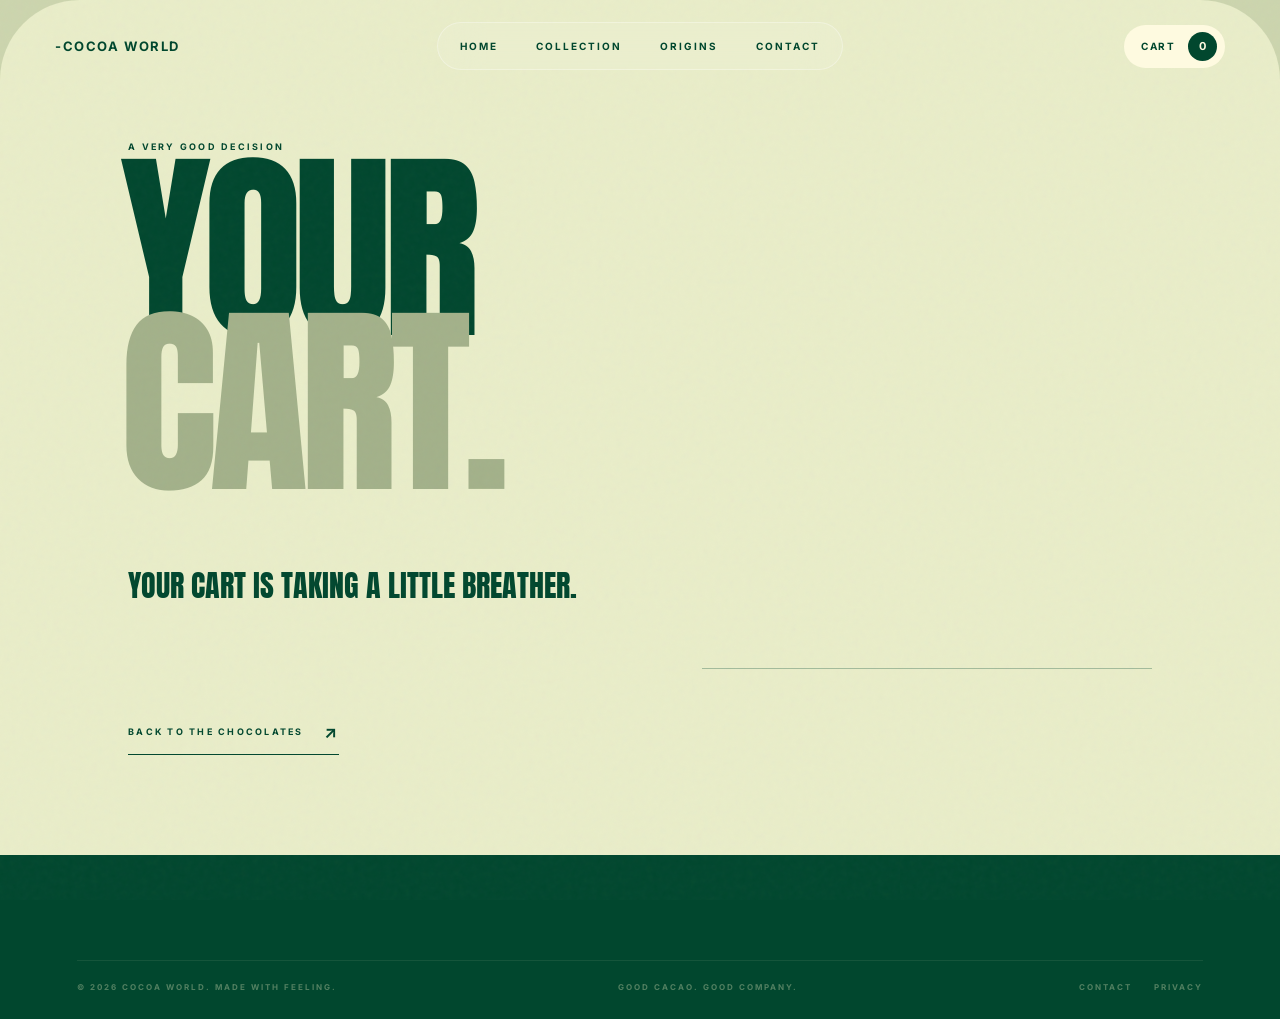
<file: cart.html>
<!doctype html>
<html lang="en">
<head><meta charset="utf-8"><meta name="viewport" content="width=device-width, initial-scale=1"><meta name="theme-color" content="#e9edc9"><title>Your Cart — Cocoa World</title><link rel="preconnect" href="https://fonts.googleapis.com"><link rel="preconnect" href="https://fonts.gstatic.com" crossorigin><link href="https://fonts.googleapis.com/css2?family=Anton&family=Inter:wght@400;700&display=swap" rel="stylesheet"><link rel="stylesheet" href="style.css"><script src="script.js" defer></script></head>
<body>
  <header class="site-header"><a class="wordmark" href="index.html">-COCOA WORLD</a><nav class="main-nav" aria-label="Main navigation"><a href="index.html">Home</a><a href="collection.html">Collection</a><a href="origins.html">Origins</a><a href="contact.html">Contact</a></nav><a class="cart-button" href="cart.html" aria-current="page" aria-label="Shopping cart, 0 items"><span>Cart</span><span class="cart-count" aria-live="polite">0</span></a></header>
  <main><section class="cart-page section-round"><p class="eyebrow">A VERY GOOD DECISION</p><h1>YOUR<br><i>CART.</i></h1><div id="cart-items"></div><div class="cart-summary" id="cart-summary"></div><a class="text-link" href="collection.html">BACK TO THE CHOCOLATES <span>↗</span></a></section></main>
  <footer class="site-footer"><div class="footer-bottom"><span>© 2026 COCOA WORLD. MADE WITH FEELING.</span><span>GOOD CACAO. GOOD COMPANY.</span><div><a href="contact.html">CONTACT</a><a href="contact.html">PRIVACY</a></div></div></footer>
</body></html>
</file>
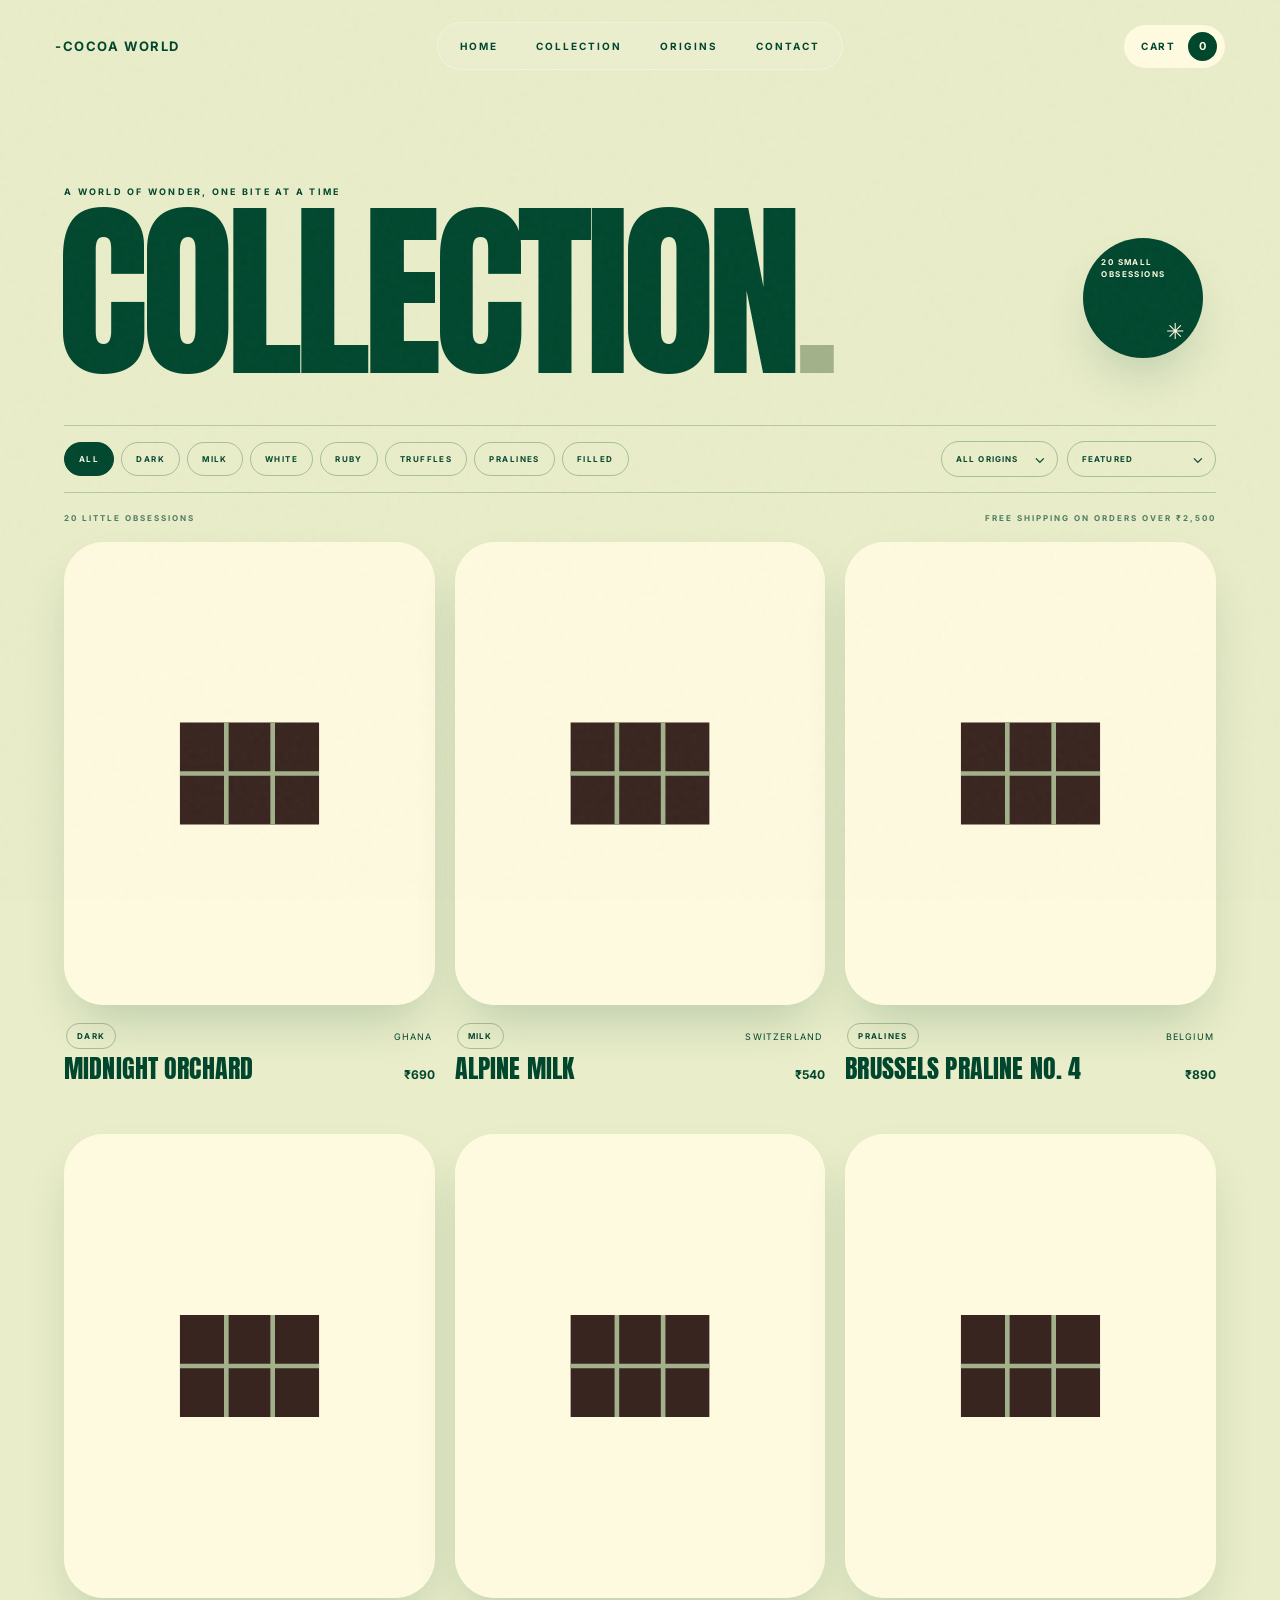
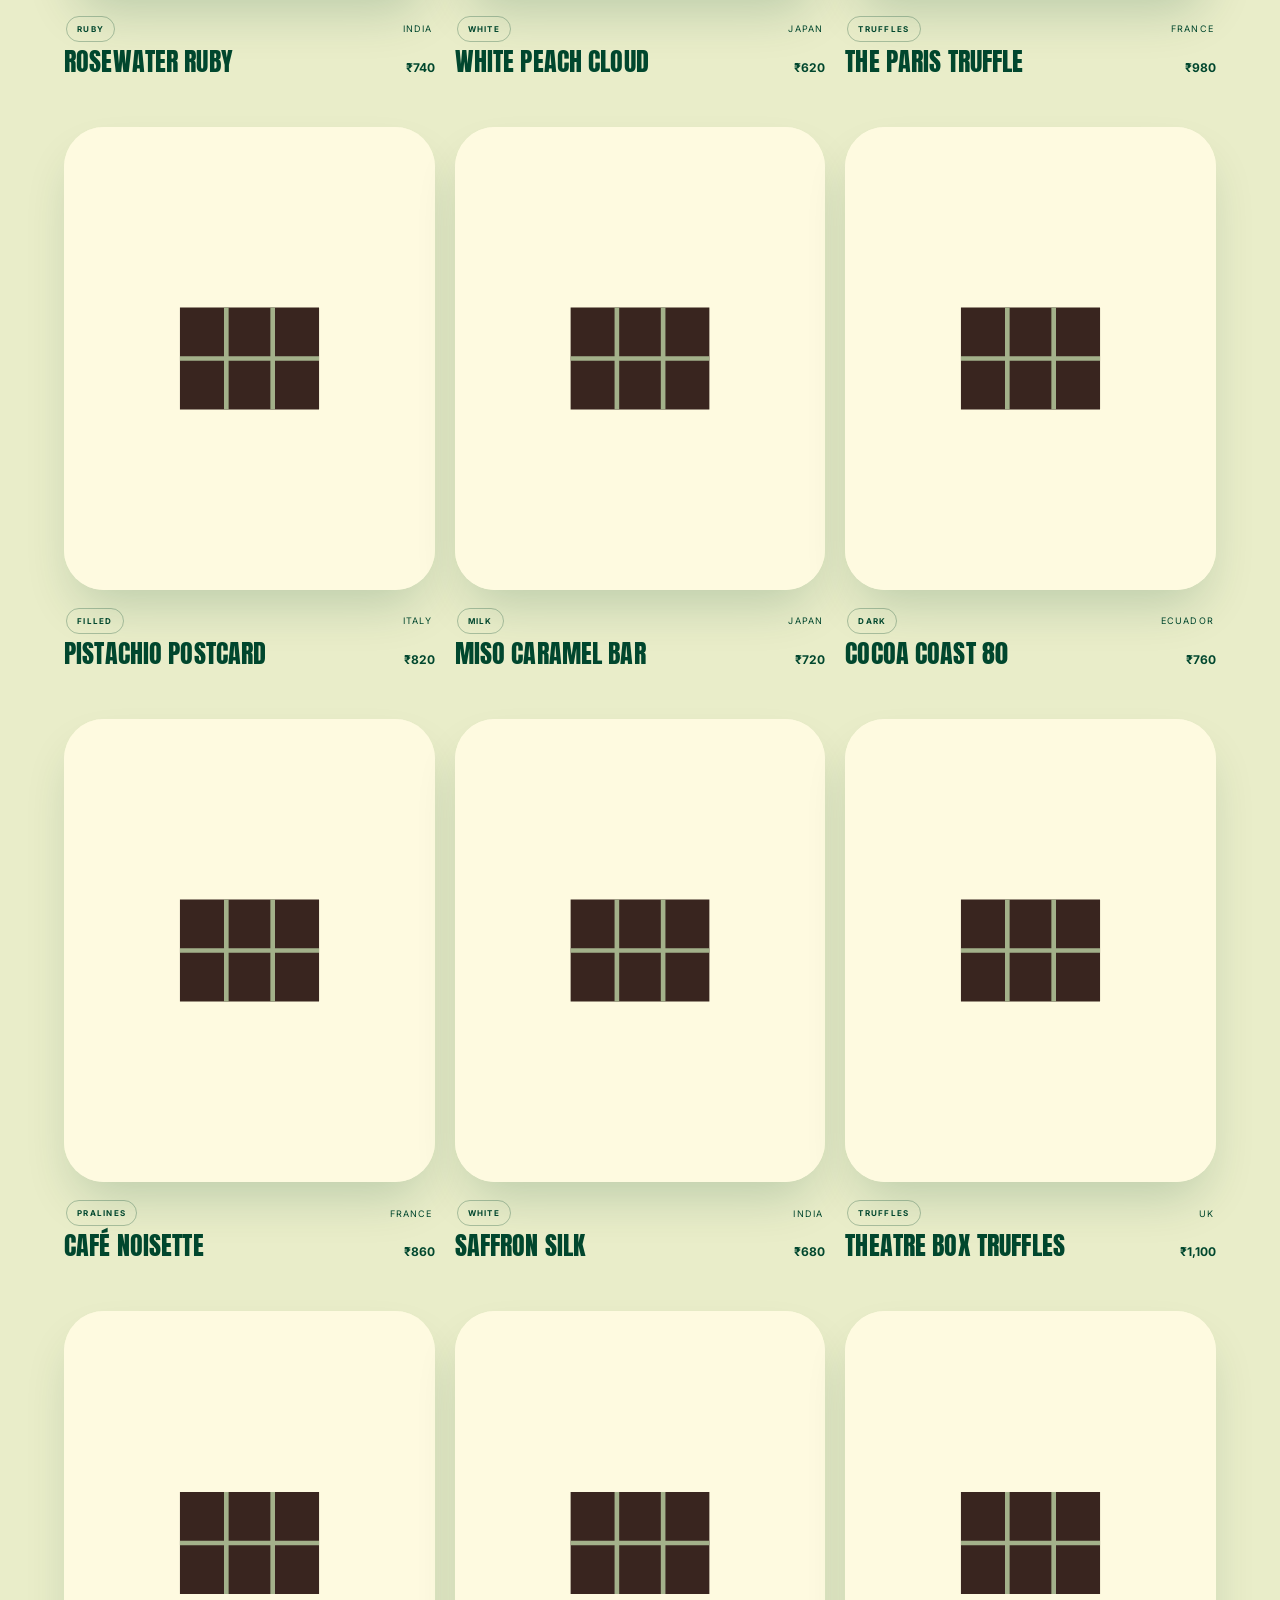
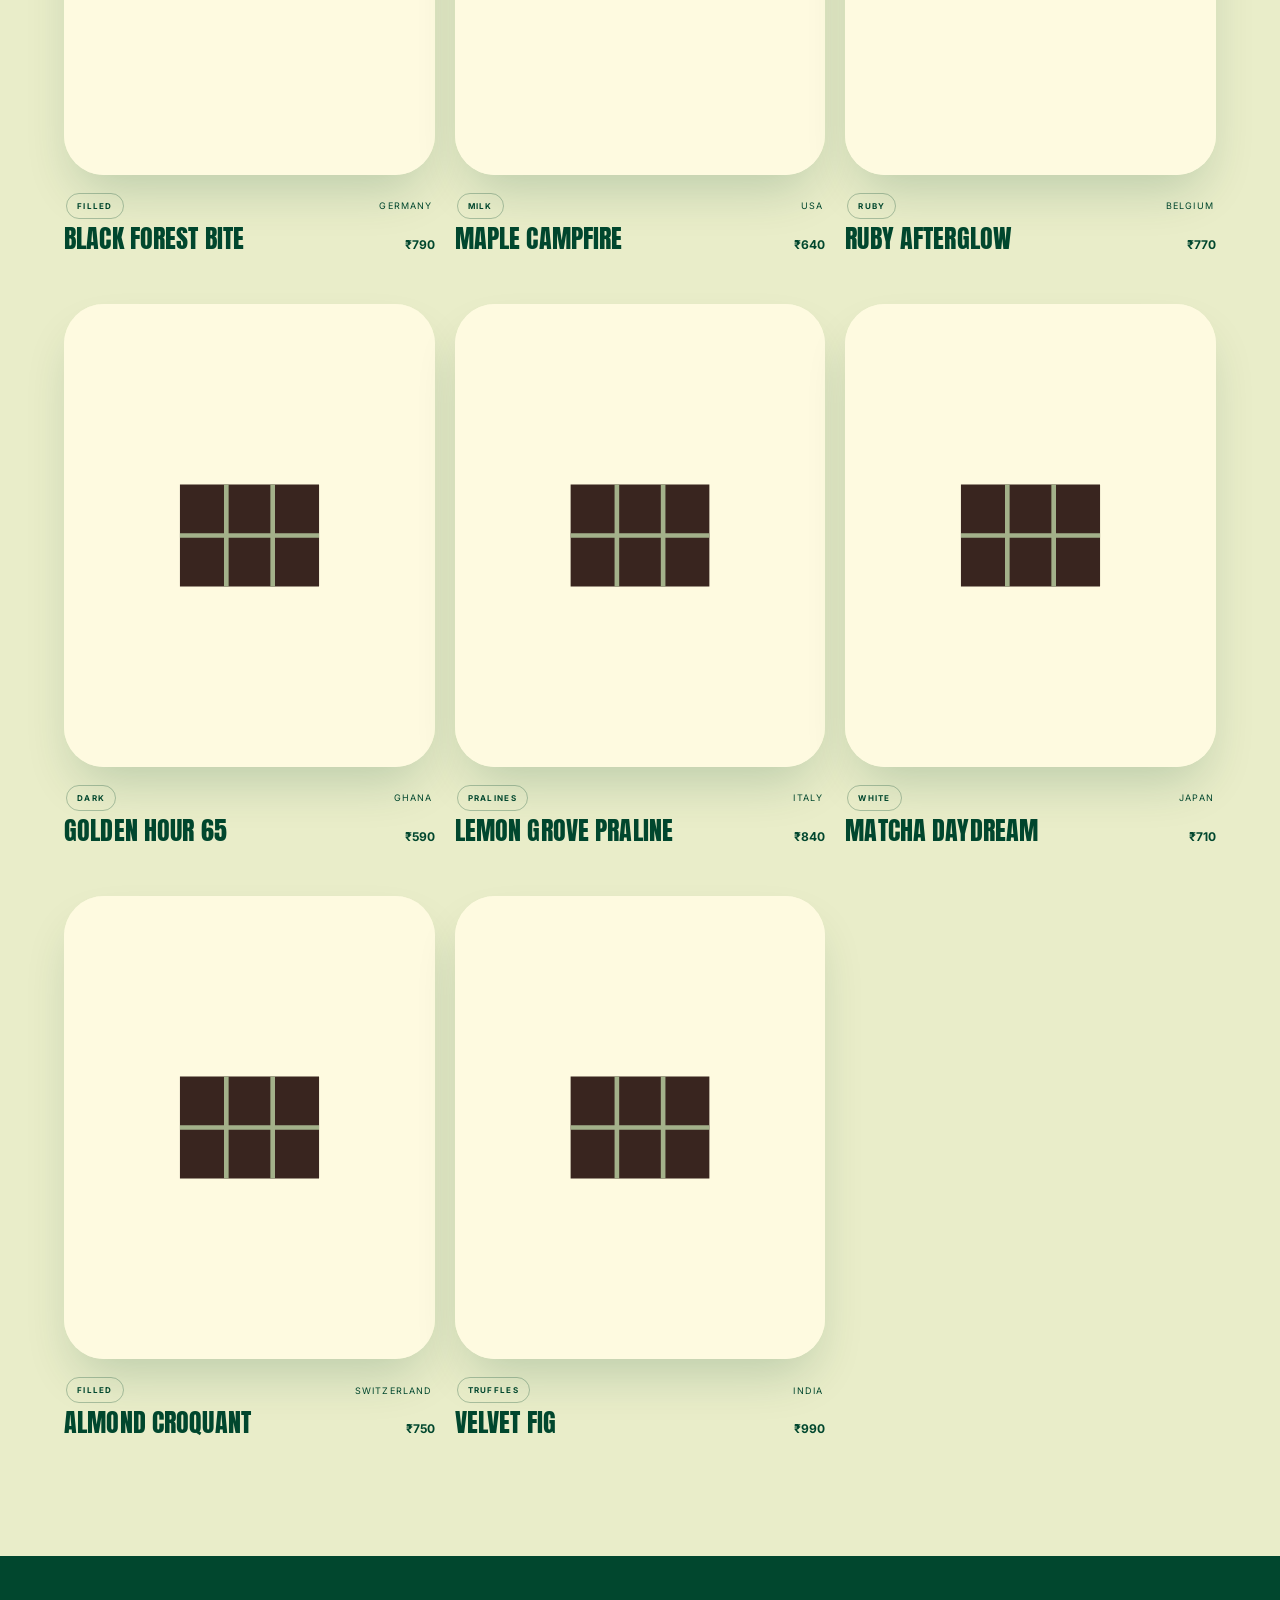
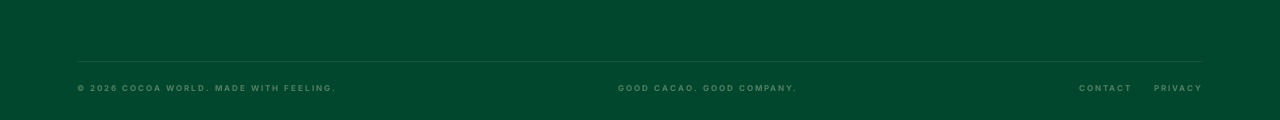
<file: collection.html>
<!doctype html>
<html lang="en">
<head><meta charset="utf-8"><meta name="viewport" content="width=device-width, initial-scale=1"><meta name="theme-color" content="#e9edc9"><title>The Collection — Cocoa World</title><link rel="preconnect" href="https://fonts.googleapis.com"><link rel="preconnect" href="https://fonts.gstatic.com" crossorigin><link href="https://fonts.googleapis.com/css2?family=Anton&family=Inter:wght@400;700&display=swap" rel="stylesheet"><link rel="stylesheet" href="style.css"><script src="script.js" defer></script></head>
<body>
  <header class="site-header"><a class="wordmark" href="index.html">-COCOA WORLD</a><nav class="main-nav" aria-label="Main navigation"><a href="index.html">Home</a><a href="collection.html" aria-current="page">Collection</a><a href="origins.html">Origins</a><a href="contact.html">Contact</a></nav><a class="cart-button" href="cart.html" aria-label="Shopping cart, 0 items"><span>Cart</span><span class="cart-count" aria-live="polite">0</span></a></header>
  <main class="collection-page"><section class="collection section-round" aria-labelledby="collection-title"><div class="section-heading reveal"><div><p class="eyebrow">A WORLD OF WONDER, ONE BITE AT A TIME</p><h1 id="collection-title">COLLECTION<span class="heading-period">.</span></h1></div><span class="collection-seal"><span>20 SMALL<br>OBSESSIONS</span><b>✳</b></span></div><div class="filter-area reveal" aria-label="Filter chocolate collection"><div class="category-pills" role="group" aria-label="Filter by category" id="category-filters"></div><div class="select-filters"><label class="select-wrap"><span class="sr-only">Filter by country</span><select id="country-filter" aria-label="Filter by country"><option value="all">All origins</option></select></label><label class="select-wrap"><span class="sr-only">Sort by price</span><select id="price-sort" aria-label="Sort by price"><option value="featured">Featured</option><option value="low">Price: low to high</option><option value="high">Price: high to low</option></select></label></div></div><div class="results-line"><span id="result-count">20 little obsessions</span><span>FREE SHIPPING ON ORDERS OVER ₹2,500</span></div><div class="product-grid" id="products" aria-live="polite"></div><p class="empty-state" id="empty-state" hidden>No chocolates found. Try another filter, sweet thing.</p></section></main>
  <footer class="site-footer"><div class="footer-bottom"><span>© 2026 COCOA WORLD. MADE WITH FEELING.</span><span>GOOD CACAO. GOOD COMPANY.</span><div><a href="contact.html">CONTACT</a><a href="contact.html">PRIVACY</a></div></div></footer>
</body></html>
</file>
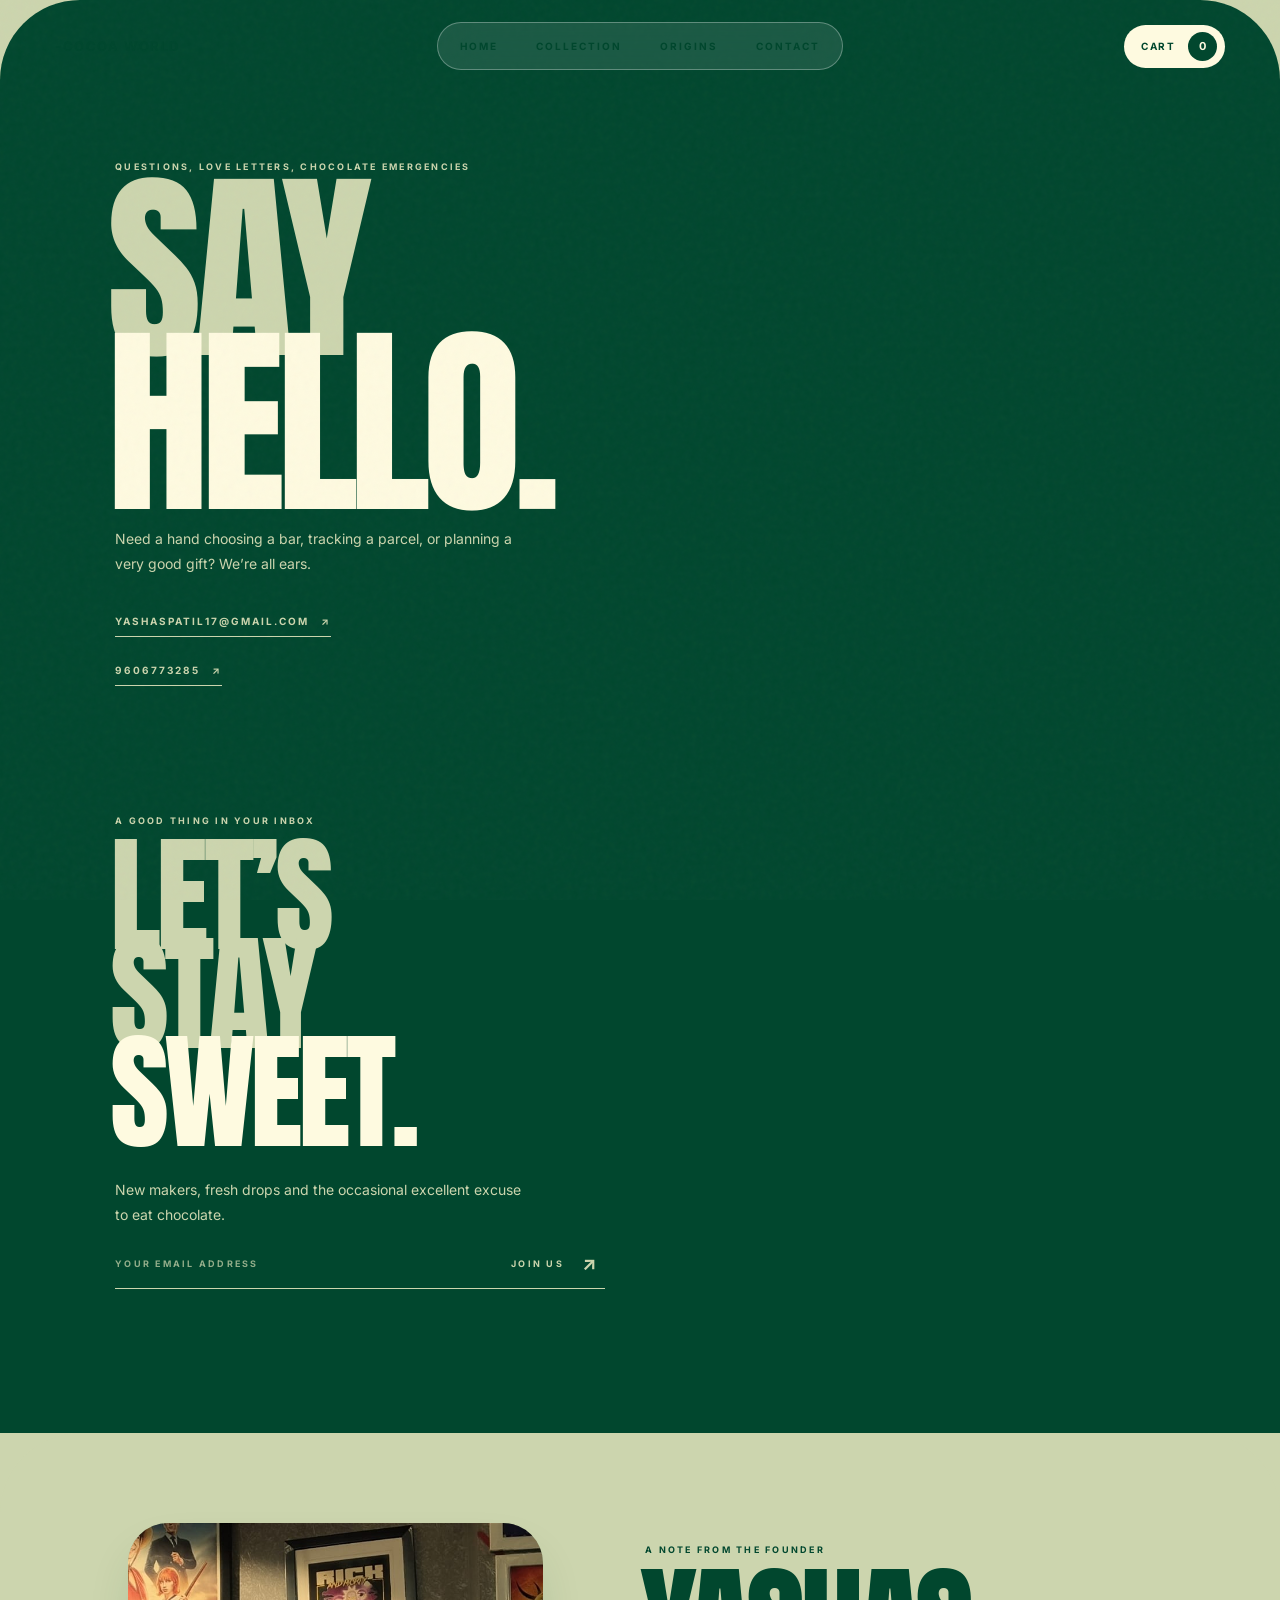
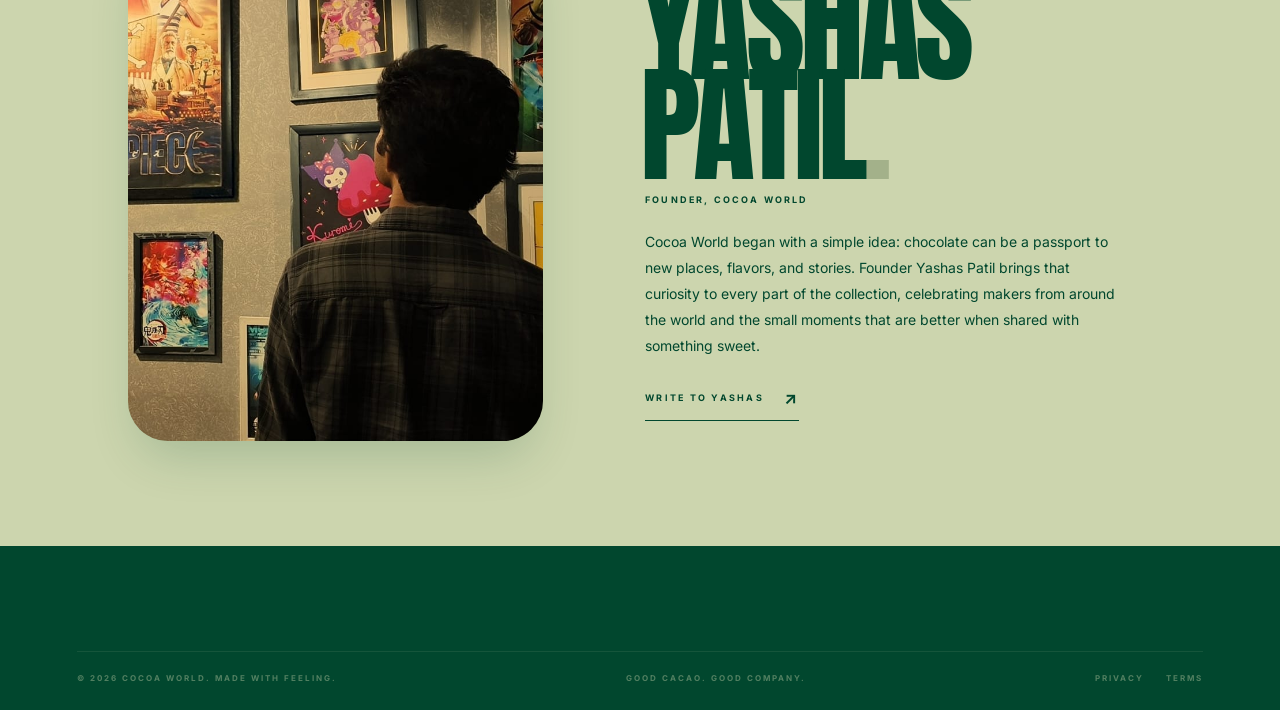
<file: contact.html>
<!doctype html>
<html lang="en">
<head><meta charset="utf-8"><meta name="viewport" content="width=device-width, initial-scale=1"><meta name="theme-color" content="#01472e"><title>Say Hello — Cocoa World</title><link rel="preconnect" href="https://fonts.googleapis.com"><link rel="preconnect" href="https://fonts.gstatic.com" crossorigin><link href="https://fonts.googleapis.com/css2?family=Anton&family=Inter:wght@400;700&display=swap" rel="stylesheet"><link rel="stylesheet" href="style.css"><script src="script.js" defer></script></head>
<body>
  <header class="site-header"><a class="wordmark" href="index.html">-COCOA WORLD</a><nav class="main-nav" aria-label="Main navigation"><a href="index.html">Home</a><a href="collection.html">Collection</a><a href="origins.html">Origins</a><a href="contact.html" aria-current="page">Contact</a></nav><a class="cart-button" href="cart.html" aria-label="Shopping cart, 0 items"><span>Cart</span><span class="cart-count" aria-live="polite">0</span></a></header>
  <main>
    <section class="contact-page section-round">
      <div class="contact-copy"><p class="eyebrow">QUESTIONS, LOVE LETTERS, CHOCOLATE EMERGENCIES</p><h1>SAY<br><i>HELLO.</i></h1><p>Need a hand choosing a bar, tracking a parcel, or planning a very good gift? We’re all ears.</p><div class="contact-details"><a class="contact-email" href="mailto:yashaspatil17@gmail.com">YASHASPATIL17@GMAIL.COM <span>↗</span></a><a class="contact-email" href="tel:9606773285">9606773285 <span>↗</span></a></div></div>
      <div class="newsletter contact-newsletter"><p class="eyebrow">A GOOD THING IN YOUR INBOX</p><h2>LET’S<br>STAY<br><i>SWEET.</i></h2><p>New makers, fresh drops and the occasional excellent excuse to eat chocolate.</p><form id="newsletter-form"><label class="sr-only" for="newsletter-email">Your email address</label><input id="newsletter-email" type="email" placeholder="YOUR EMAIL ADDRESS" required><button type="submit">JOIN US <span>↗</span></button></form><p class="form-message" id="form-message" aria-live="polite"></p></div>
    </section>
    <section class="founder-section section-round" aria-labelledby="founder-title">
      <div class="founder-photo"><img src="founder-yashas-patil.jpg" alt="Yashas Patil looking at a wall of framed art" loading="lazy"></div>
      <div class="founder-bio"><p class="eyebrow">A NOTE FROM THE FOUNDER</p><h2 id="founder-title">YASHAS<br>PATIL<span>.</span></h2><p class="founder-role">FOUNDER, COCOA WORLD</p><p>Cocoa World began with a simple idea: chocolate can be a passport to new places, flavors, and stories. Founder Yashas Patil brings that curiosity to every part of the collection, celebrating makers from around the world and the small moments that are better when shared with something sweet.</p><a class="text-link" href="mailto:yashaspatil17@gmail.com">WRITE TO YASHAS <span>↗</span></a></div>
    </section>
  </main>
  <footer class="site-footer"><div class="footer-bottom"><span>© 2026 COCOA WORLD. MADE WITH FEELING.</span><span>GOOD CACAO. GOOD COMPANY.</span><div><a href="contact.html">PRIVACY</a><a href="contact.html">TERMS</a></div></div></footer>
</body></html>
</file>
<file: style.css>
/* Cocoa World — Forest and Sage */
:root {
  --forest: #01472e;
  --sage: #ccd5ae;
  --olive: #e9edc9;
  --cream: #fefae0;
  --moss: #a3b18a;
  --cocoa: #39251f;
  --font-display: "Anton", Impact, sans-serif;
  --font-body: "Inter", Arial, sans-serif;
  --shadow: 0 25px 50px -12px rgba(1, 71, 46, .2);
}

* { box-sizing: border-box; }
html { scroll-behavior: smooth; scroll-padding-top: 88px; }
body { margin: 0; background: var(--sage); color: var(--forest); font-family: var(--font-body); font-size: 14px; }
body::after {
  content: ""; position: fixed; inset: 0; z-index: 20; pointer-events: none; opacity: .04;
  background-image: url("data:image/svg+xml,%3Csvg viewBox='0 0 180 180' xmlns='http://www.w3.org/2000/svg'%3E%3Cfilter id='n'%3E%3CfeTurbulence type='fractalNoise' baseFrequency='.8' numOctaves='4' stitchTiles='stitch'/%3E%3C/filter%3E%3Crect width='100%25' height='100%25' filter='url(%23n)' opacity='.8'/%3E%3C/svg%3E");
}
a { color: inherit; text-decoration: none; }
button, input, select { font: inherit; }
button, select { color: inherit; }
button { cursor: pointer; }
.sr-only { position: absolute; width: 1px; height: 1px; padding: 0; margin: -1px; overflow: hidden; clip: rect(0,0,0,0); white-space: nowrap; border: 0; }
.site-header { position: fixed; z-index: 30; top: 0; left: 0; width: 100%; display: grid; grid-template-columns: 1fr auto 1fr; align-items: center; padding: 22px 4.3vw; color: var(--forest); }
.wordmark { justify-self: start; font-size: 13px; font-weight: 700; letter-spacing: .12em; }
.main-nav { display: flex; gap: 4px; padding: 5px; border: 1px solid rgba(255,255,255,.3); border-radius: 999px; background: #ffffff1a; backdrop-filter: blur(20px); -webkit-backdrop-filter: blur(20px); }
.main-nav a, .cart-button, .category-pill, .select-wrap select { text-transform: uppercase; font-weight: 700; letter-spacing: .2em; }
.main-nav a { padding: 12px 17px; border-radius: 999px; font-size: 10px; transition: background .2s; }
.main-nav a:hover { background: #ffffff80; }
.cart-button { justify-self: end; display: flex; align-items: center; gap: 12px; border: 0; border-radius: 999px; padding: 7px 8px 7px 17px; background: var(--cream); font-size: 10px; letter-spacing: .18em; }
.cart-count { display: grid; place-items: center; width: 29px; height: 29px; border-radius: 50%; background: var(--forest); color: var(--cream); font-size: 11px; letter-spacing: 0; }
.hero { position: relative; min-height: 100vh; overflow: hidden; padding: 125px 5vw 38px; background: var(--sage); }
.hero-topline, .eyebrow, .origin-tags, .hero-side-note, .hero-note, .results-line, .image-caption, .origin-number, .footer-bottom, .newsletter input, .newsletter button, .text-link { font-size: 9px; font-weight: 700; letter-spacing: .25em; line-height: 1.6; text-transform: uppercase; }
.hero-topline { position: relative; z-index: 2; display: flex; justify-content: space-between; }
.hero-title { position: absolute; z-index: 3; top: 37%; left: 50%; display: flex; width: 100%; justify-content: center; margin: 0; transform: translate(-50%, -50%); color: var(--forest); font: 23vw/.75 var(--font-display); letter-spacing: -.05em; white-space: nowrap; }
.hero-title span { display: inline-block; opacity: 0; transform: translateY(70px) rotate(3deg); animation: letter-in .8s cubic-bezier(.16,1,.3,1) forwards; animation-delay: calc(var(--i) * .05s); }
@keyframes letter-in { to { opacity: 1; transform: translateY(0) rotate(0); } }
.hero-art { position: absolute; inset: 12% 0 13%; pointer-events: none; }
.hero-photo { position: absolute; z-index: 2; width: clamp(130px, 19vw, 270px); aspect-ratio: .82; object-fit: cover; border-radius: 3rem; box-shadow: var(--shadow); animation: float 7s ease-in-out infinite; }
.hero-photo--beans { left: 10%; top: 13%; transform: rotate(-9deg); }
.hero-photo--cacao { right: 12%; bottom: 3%; width: clamp(130px, 16vw, 225px); aspect-ratio: 1; border-radius: 3rem; animation-delay: -3.5s; }
@keyframes float { 0%,100% { translate: 0 0; rotate: 0deg; } 50% { translate: 0 -20px; rotate: 5deg; } }
.orbit-stamp { position: absolute; right: 24%; top: 11%; display: grid; place-items: center; width: 95px; height: 95px; border: 1px solid var(--forest); border-radius: 50%; text-align: center; font-size: 8px; line-height: 1.5; font-weight: 700; letter-spacing: .18em; transform: rotate(12deg); }
.hero-bottom { position: absolute; right: 5vw; bottom: 38px; left: 5vw; display: grid; grid-template-columns: 1.2fr 1fr 1fr auto; gap: 22px; align-items: end; }
.hero-copy { margin: 0; font: clamp(25px, 3vw, 42px)/.95 var(--font-display); letter-spacing: -.02em; text-transform: uppercase; }
.hero-copy em, .origin-copy h2 i, .newsletter h2 i { color: var(--cream); font-style: normal; }
.hero-note { margin: 0 0 2px; font-weight: 400; letter-spacing: .12em; text-transform: none; }
.origin-tags { margin: 0 0 2px; line-height: 1.8; }
.round-link { display: grid; place-items: center; width: 50px; height: 50px; border: 1px solid var(--forest); border-radius: 50%; font-size: 21px; transition: color .25s, background .25s; }
.round-link:hover { color: var(--cream); background: var(--forest); }
.hero-side-note { position: absolute; top: 47%; right: 2vw; writing-mode: vertical-rl; }
.section-round { border-radius: 5rem 5rem 0 0; }
.collection { position: relative; z-index: 1; padding: 105px 5vw 120px; background: var(--olive); }
.section-heading { display: flex; justify-content: space-between; align-items: end; margin-bottom: 58px; }
.eyebrow { margin: 0 0 18px; }
.section-heading h1, .section-heading h2 { margin: 0 0 0 -.035em; color: var(--forest); font: 15vw/.78 var(--font-display); letter-spacing: -.04em; }
.heading-period { color: var(--moss); }
.collection-seal { flex: 0 0 auto; display: flex; flex-direction: column; justify-content: space-between; width: 120px; height: 120px; margin: 0 1vw 9px 20px; padding: 18px; border-radius: 50%; background: var(--forest); color: var(--cream); box-shadow: var(--shadow); font-size: 8px; font-weight: 700; letter-spacing: .18em; line-height: 1.5; }
.collection-seal b { align-self: end; font-size: 22px; font-weight: 400; line-height: .8; }
.filter-area { display: flex; justify-content: space-between; align-items: center; gap: 18px; padding: 15px 0; border-top: 1px solid rgba(1,71,46,.22); border-bottom: 1px solid rgba(1,71,46,.22); }
.category-pills { display: flex; gap: 7px; overflow-x: auto; scrollbar-width: none; }
.category-pills::-webkit-scrollbar { display: none; }
.category-pill { flex: 0 0 auto; padding: 11px 14px; border: 1px solid rgba(1,71,46,.28); border-radius: 999px; background: transparent; font-size: 8px; letter-spacing: .18em; transition: background .2s, color .2s; }
.category-pill:hover, .category-pill.is-active { border-color: var(--forest); background: var(--forest); color: var(--cream); }
.select-filters { display: flex; flex: 0 0 auto; gap: 9px; }
.select-wrap select { max-width: 175px; padding: 12px 30px 12px 14px; border: 1px solid rgba(1,71,46,.28); border-radius: 999px; appearance: none; background: transparent; font-size: 8px; letter-spacing: .14em; cursor: pointer; }
.select-wrap { position: relative; }
.select-wrap::after { content: "⌄"; position: absolute; top: 7px; right: 12px; pointer-events: none; font-size: 15px; }
.results-line { display: flex; justify-content: space-between; margin: 19px 0 17px; color: rgba(1,71,46,.68); font-size: 8px; }
.product-grid { display: grid; grid-template-columns: repeat(3, minmax(0, 1fr)); gap: 52px 20px; }
.product-card { min-width: 0; }
.product-image-wrap { position: relative; overflow: hidden; aspect-ratio: 4/5; border-radius: 2.5rem; background: var(--cream); box-shadow: var(--shadow); }
.product-image { width: 100%; height: 100%; object-fit: cover; transition: transform .7s cubic-bezier(.16,1,.3,1); }
.product-image-wrap:hover .product-image { transform: scale(1.1); }
.image-wash { position: absolute; inset: 25% 0 0; display: flex; align-items: end; justify-content: center; padding: 20px; opacity: 0; background: linear-gradient(transparent, rgba(1,71,46,.45)); backdrop-filter: blur(0); transition: opacity .3s; }
.product-image-wrap:hover .image-wash, .product-card:focus-within .image-wash { opacity: 1; backdrop-filter: blur(3px); }
.quick-add { transform: translateY(20px); border: 0; border-radius: 999px; padding: 16px 23px; background: var(--cream); color: var(--forest); font-size: 9px; font-weight: 700; letter-spacing: .24em; text-transform: uppercase; transition: transform .35s cubic-bezier(.16,1,.3,1); }
.product-image-wrap:hover .quick-add, .product-card:focus-within .quick-add { transform: translateY(0); }
.product-meta { display: flex; justify-content: space-between; gap: 10px; align-items: center; margin: 18px 2px 7px; }
.category-tag { padding: 7px 10px; border: 1px solid rgba(1,71,46,.28); border-radius: 999px; font-size: 8px; font-weight: 700; letter-spacing: .16em; text-transform: uppercase; }
.product-origin { font-size: 9px; letter-spacing: .13em; text-transform: uppercase; }
.product-title-row { display: flex; justify-content: space-between; align-items: baseline; gap: 12px; }
.product-title { margin: 0; font: 26px/.98 var(--font-display); letter-spacing: .005em; text-transform: uppercase; }
.product-price { flex: 0 0 auto; font-size: 12px; font-weight: 700; }
.empty-state { padding: 55px 0; text-align: center; font: 28px var(--font-display); text-transform: uppercase; }
.origins { position: relative; z-index: 2; display: grid; grid-template-columns: 1.1fr .9fr; gap: 8vw; align-items: center; padding: 110px 9vw 120px; background: var(--moss); }
.origin-image-wrap { position: relative; overflow: hidden; aspect-ratio: .86; border-radius: 2.5rem; background: var(--cream); box-shadow: var(--shadow); }
.origin-image-wrap img { width: 100%; height: 100%; object-fit: cover; }
.image-caption { position: absolute; right: 19px; bottom: 17px; color: var(--cream); text-shadow: 0 1px 10px #0008; font-size: 8px; }
.origin-copy { max-width: 460px; padding: 20px 0; }
.origin-copy h2, .newsletter h2 { margin: 0 0 25px -.04em; font: clamp(84px, 11vw, 155px)/.77 var(--font-display); letter-spacing: -.04em; }
.origin-copy > p:not(.eyebrow) { max-width: 365px; margin: 0 0 27px; font-size: 14px; line-height: 1.8; }
.text-link { display: inline-flex; gap: 20px; align-items: center; padding-bottom: 8px; border-bottom: 1px solid var(--forest); }
.text-link span { font-size: 17px; }
.origin-number { position: absolute; right: 5vw; bottom: 32px; }
.site-footer { position: relative; z-index: 3; padding: 105px 6vw 25px; background: var(--forest); color: var(--sage); }
.footer-main { display: grid; grid-template-columns: repeat(12, minmax(0, 1fr)); gap: 2vw; padding-bottom: 100px; }
.newsletter { grid-column: span 6; }
.newsletter h2 { margin-bottom: 35px; color: var(--sage); font-size: clamp(90px, 12vw, 170px); }
.newsletter form { display: flex; max-width: 490px; border-bottom: 1px solid var(--sage); }
.newsletter input { width: 100%; min-width: 0; padding: 16px 0; border: 0; outline: 0; background: transparent; color: var(--cream); font-size: 9px; }
.newsletter input::placeholder { color: rgba(204,213,174,.72); }
.newsletter button { display: flex; align-items: center; gap: 18px; border: 0; background: transparent; color: var(--sage); font-size: 9px; white-space: nowrap; }
.newsletter button span { font-size: 19px; }
.form-message { min-height: 18px; margin-top: 12px; font-size: 11px; }
.footer-links { grid-column: span 6; display: grid; grid-template-columns: 1fr 1fr; gap: 30px; align-content: center; padding: 30px 0; }
.footer-links .eyebrow { margin-bottom: 23px; opacity: .55; }
.footer-links a { display: block; width: fit-content; margin: 13px 0; font-size: 10px; font-weight: 700; letter-spacing: .22em; text-transform: uppercase; transition: opacity .2s; }
.footer-links a:hover { opacity: .62; }
.footer-bottom { display: flex; justify-content: space-between; gap: 15px; padding-top: 20px; border-top: 1px solid rgba(204,213,174,.25); opacity: .4; font-size: 8px; }
.footer-bottom div { display: flex; gap: 22px; }
.footer-bottom a:hover { opacity: .7; }
.reveal { opacity: 0; transform: translateY(100px); transition: opacity 1.2s cubic-bezier(.16,1,.3,1), transform 1.2s cubic-bezier(.16,1,.3,1); }
.reveal.is-visible { opacity: 1; transform: translateY(0); }
.product-card.reveal { transition-delay: var(--delay, 0ms); }

/* Dedicated page layouts */
.home-picks { position: relative; z-index: 2; padding: 95px 5vw 100px; border-radius: 5rem 5rem 0 0; background: var(--olive); }
.home-picks .section-heading h2 { font-size: clamp(90px, 12vw, 170px); }
.home-more { margin-top: 48px; }
.home-origin { position: relative; z-index: 2; padding: 75px 10vw 90px; border-radius: 5rem 5rem 0 0; background: var(--moss); }
.home-origin > p:nth-child(2) { max-width: 900px; margin: 0 0 28px; font: clamp(42px, 7vw, 95px)/.92 var(--font-display); text-transform: uppercase; }
.collection-page { padding-top: 80px; background: var(--olive); }
.collection-page .collection { min-height: 100vh; }
.origins-page { min-height: 100vh; padding-top: 140px; }
.origin-countries { position: relative; z-index: 2; padding: 65px 8vw 80px; background: var(--cream); }
.origin-countries > div { display: flex; justify-content: space-between; flex-wrap: wrap; gap: 20px; font: clamp(28px, 4vw, 55px)/1 var(--font-display); }
.contact-page { position: relative; z-index: 2; display: grid; grid-template-columns: 1fr 1fr; gap: 10vw; min-height: 86vh; padding: 160px 9vw 100px; background: var(--forest); color: var(--sage); }
.contact-copy h1, .cart-page h1 { margin: 0 0 26px -.04em; color: var(--sage); font: clamp(105px, 16vw, 220px)/.75 var(--font-display); letter-spacing: -.04em; }
.contact-copy h1 i, .cart-page h1 i { color: var(--cream); font-style: normal; }
.contact-copy > p:not(.eyebrow), .contact-newsletter > p:not(.eyebrow) { max-width: 410px; font-size: 14px; line-height: 1.8; }
.contact-email { display: inline-block; margin-top: 25px; padding-bottom: 9px; border-bottom: 1px solid var(--sage); font-size: 10px; font-weight: 700; letter-spacing: .2em; }
.contact-details { display: flex; flex-direction: column; align-items: flex-start; gap: 2px; }
.contact-details .contact-email { display: flex; gap: 12px; align-items: center; }
.founder-section { position: relative; z-index: 2; display: grid; grid-template-columns: .9fr 1.1fr; gap: 8vw; align-items: center; padding: 90px 10vw 105px; background: var(--sage); }
.founder-photo { overflow: hidden; aspect-ratio: 4 / 5; max-height: 620px; border-radius: 2.5rem; background: var(--moss); box-shadow: var(--shadow); }
.founder-photo img { display: block; width: 100%; height: 100%; object-fit: cover; object-position: 74% center; }
.founder-bio { max-width: 560px; }
.founder-bio h2 { margin: 0 0 8px -.04em; font: clamp(76px, 10vw, 140px)/.78 var(--font-display); letter-spacing: -.04em; }
.founder-bio h2 span { color: var(--moss); }
.founder-role { margin: 19px 0 24px; font-size: 9px; font-weight: 700; letter-spacing: .24em; }
.founder-bio > p:not(.eyebrow):not(.founder-role) { max-width: 470px; margin-bottom: 26px; font-size: 14px; line-height: 1.85; }
.contact-newsletter { align-self: center; }
.contact-newsletter h2 { font-size: clamp(75px, 10vw, 140px); }
.product-detail { position: relative; z-index: 2; min-height: 85vh; padding: 130px 8vw 100px; background: var(--olive); }
.back-link { display: inline-block; margin-bottom: 32px; font-size: 9px; font-weight: 700; letter-spacing: .22em; }
.product-detail-content { display: grid; grid-template-columns: 1fr .8fr; gap: 8vw; align-items: center; }
.detail-image { overflow: hidden; aspect-ratio: 4/5; max-height: 720px; border-radius: 2.5rem; background: var(--cream); box-shadow: var(--shadow); }
.detail-image img { width: 100%; height: 100%; object-fit: cover; }
.detail-info h1 { margin: 0 0 25px -.03em; font: clamp(64px, 8vw, 115px)/.85 var(--font-display); text-transform: uppercase; }
.detail-note { max-width: 420px; font-size: 14px; line-height: 1.8; }
.detail-price { margin: 32px 0 18px; font-size: 20px; font-weight: 700; }
.detail-add { transform: none; padding: 17px 27px; background: var(--forest); color: var(--cream); }
.detail-shipping { margin-top: 20px; font-size: 9px; letter-spacing: .14em; text-transform: uppercase; }
.cart-page { position: relative; z-index: 2; min-height: 80vh; padding: 140px 10vw 100px; background: var(--olive); }
.cart-page h1 { margin-bottom: 58px; color: var(--forest); font-size: clamp(100px, 16vw, 210px); }
.cart-page h1 i { color: var(--moss); }
.cart-row { display: grid; grid-template-columns: 105px 1fr auto; align-items: center; gap: 25px; padding: 18px 0; border-top: 1px solid rgba(1,71,46,.25); }
.cart-row > img { width: 105px; height: 120px; border-radius: 1.25rem; object-fit: cover; background: var(--cream); }
.cart-item-name { font: 28px/.95 var(--font-display); text-transform: uppercase; }
.cart-row p { margin: 8px 0 14px; font-size: 9px; letter-spacing: .16em; text-transform: uppercase; }
.cart-row > strong { font-size: 14px; }
.quantity-control { display: flex; gap: 13px; align-items: center; font-size: 12px; }
.quantity-control button { width: 27px; height: 27px; border: 1px solid rgba(1,71,46,.3); border-radius: 50%; background: transparent; }
.quantity-control .remove-item { width: auto; height: auto; margin-left: 8px; padding: 5px 0; border: 0; border-radius: 0; font-size: 8px; font-weight: 700; letter-spacing: .15em; }
.cart-summary { display: grid; grid-template-columns: 1fr auto; gap: 13px; max-width: 450px; margin: 35px 0 30px auto; padding-top: 20px; border-top: 1px solid rgba(1,71,46,.3); font-weight: 700; }
.cart-summary small { grid-column: 1 / -1; font-size: 10px; font-weight: 400; }
.checkout-button { grid-column: 1 / -1; padding: 17px; border: 0; border-radius: 999px; background: var(--forest); color: var(--cream); font-size: 9px; font-weight: 700; letter-spacing: .2em; }
.checkout-button:disabled { opacity: .7; cursor: not-allowed; }
.cart-empty { padding: 25px 0; font: 30px var(--font-display); text-transform: uppercase; }

@media (min-width: 1500px) { .product-grid { gap: 64px 28px; } .hero { min-height: 900px; } }
@media (max-width: 1000px) {
  .site-header { padding: 18px 4vw; }
  .hero-title { top: 40%; }
  .hero-photo--beans { left: 5%; }
  .hero-photo--cacao { right: 6%; }
  .hero-bottom { grid-template-columns: 1.2fr 1fr auto; }
  .origin-tags { display: none; }
  .product-grid { grid-template-columns: repeat(2, minmax(0, 1fr)); gap: 42px 18px; }
  .filter-area { align-items: flex-start; flex-direction: column; }
  .category-pills { max-width: 100%; }
  .origins { gap: 6vw; padding-right: 7vw; padding-left: 7vw; }
}
@media (max-width: 650px) {
  html { scroll-padding-top: 75px; }
  .section-round { border-radius: 2.5rem 2.5rem 0 0; }
  .site-header { grid-template-columns: 1fr auto; padding: 13px 5vw; }
  .wordmark { font-size: 10px; letter-spacing: .08em; }
  .main-nav { position: fixed; top: auto; right: 5vw; bottom: 12px; left: 5vw; justify-content: space-around; padding: 5px; background: rgba(254,250,224,.88); box-shadow: var(--shadow); backdrop-filter: blur(20px); }
  .main-nav a { padding: 11px 9px; font-size: 8px; letter-spacing: .12em; }
  .cart-button { padding: 5px 6px 5px 12px; font-size: 9px; }
  .cart-count { width: 26px; height: 26px; }
  .hero { min-height: 820px; min-height: 100svh; padding: 90px 5vw 30px; }
  .hero-topline { font-size: 7px; letter-spacing: .16em; }
  .hero-topline span:last-child { display: none; }
  .hero-title { top: 39%; font-size: 22vw; }
  .hero-art { inset: 15% 0 24%; }
  .hero-photo { width: 31vw; border-radius: 1.5rem; }
  .hero-photo--beans { top: 8%; left: 5%; }
  .hero-photo--cacao { right: 7%; bottom: 3%; width: 28vw; border-radius: 1.5rem; }
  .orbit-stamp { top: 9%; right: 15%; width: 67px; height: 67px; font-size: 6px; }
  .hero-bottom { right: 5vw; bottom: 90px; left: 5vw; grid-template-columns: 1fr auto; gap: 14px; }
  .hero-copy { font-size: 34px; }
  .hero-note { grid-column: 1; grid-row: 2; font-size: 8px; }
  .round-link { grid-column: 2; grid-row: 1 / span 2; width: 43px; height: 43px; }
  .hero-side-note { top: 50%; right: 2vw; font-size: 7px; }
  .collection { padding: 75px 5vw 82px; }
  .section-heading { align-items: end; margin-bottom: 38px; }
  .section-heading .eyebrow { max-width: 220px; font-size: 7px; }
  .section-heading h2 { font-size: 15vw; }
  .collection-seal { width: 76px; height: 76px; margin: 0 0 5px 9px; padding: 11px; font-size: 6px; }
  .collection-seal b { font-size: 16px; }
  .filter-area { gap: 14px; }
  .category-pill { padding: 10px 12px; font-size: 7px; }
  .select-filters { width: 100%; }
  .select-wrap { flex: 1; }
  .select-wrap select { width: 100%; max-width: none; padding: 12px 25px 12px 11px; font-size: 7px; letter-spacing: .1em; }
  .results-line { font-size: 7px; letter-spacing: .13em; }
  .results-line span:last-child { max-width: 130px; text-align: right; }
  .product-grid { grid-template-columns: repeat(2, minmax(0, 1fr)); gap: 30px 12px; }
  .product-image-wrap { border-radius: 1.35rem; }
  .product-meta { align-items: flex-start; flex-direction: column; gap: 7px; margin-top: 12px; }
  .category-tag { padding: 6px 8px; font-size: 7px; }
  .product-origin { font-size: 8px; }
  .product-title { font-size: 21px; }
  .product-price { font-size: 10px; }
  .image-wash { opacity: 1; inset: auto 0 0; justify-content: flex-start; padding: 9px; background: linear-gradient(transparent, rgba(1,71,46,.35)); backdrop-filter: none; }
  .quick-add { transform: none; padding: 11px 12px; font-size: 7px; letter-spacing: .14em; }
  .origins { grid-template-columns: 1fr; gap: 36px; padding: 70px 7vw 85px; }
  .origin-image-wrap { max-height: 460px; aspect-ratio: .95; border-radius: 1.5rem; }
  .origin-copy { padding: 0; }
  .origin-copy h2 { font-size: 27vw; }
  .origin-copy > p:not(.eyebrow) { font-size: 13px; }
  .site-footer { padding: 70px 7vw 90px; }
  .footer-main { grid-template-columns: 1fr; gap: 45px; padding-bottom: 45px; }
  .newsletter, .footer-links { grid-column: auto; }
  .newsletter h2 { font-size: 29vw; }
  .footer-links { padding: 0; }
  .footer-links a { font-size: 8px; letter-spacing: .16em; }
  .footer-bottom { flex-wrap: wrap; font-size: 7px; }
  .footer-bottom span:nth-child(2) { display: none; }
  .home-picks { padding: 72px 5vw 78px; border-radius: 2.5rem 2.5rem 0 0; }
  .home-picks .section-heading h2 { font-size: 20vw; }
  .home-origin { padding: 60px 7vw 70px; border-radius: 2.5rem 2.5rem 0 0; }
  .home-origin > p:nth-child(2) { font-size: 12vw; }
  .collection-page { padding-top: 67px; }
  .origins-page { padding-top: 100px; }
  .origin-countries { padding: 48px 7vw 60px; }
  .origin-countries > div { display: grid; grid-template-columns: 1fr 1fr; font-size: 33px; }
  .contact-page { grid-template-columns: 1fr; gap: 60px; padding: 105px 8vw 75px; border-radius: 2.5rem 2.5rem 0 0; }
  .contact-copy h1 { font-size: 30vw; }
  .contact-newsletter h2 { font-size: 27vw; }
  .founder-section { grid-template-columns: 1fr; gap: 32px; padding: 65px 7vw 75px; border-radius: 2.5rem 2.5rem 0 0; }
  .founder-photo { max-height: 500px; aspect-ratio: .9; border-radius: 1.5rem; }
  .founder-bio h2 { font-size: 24vw; }
  .product-detail { padding: 100px 6vw 70px; }
  .product-detail-content { grid-template-columns: 1fr; gap: 35px; }
  .detail-image { max-height: 510px; border-radius: 1.5rem; }
  .detail-info h1 { font-size: 16vw; }
  .cart-page { padding: 105px 6vw 75px; }
  .cart-page h1 { font-size: 30vw; }
  .cart-row { grid-template-columns: 72px 1fr auto; gap: 12px; }
  .cart-row > img { width: 72px; height: 90px; border-radius: .9rem; }
  .cart-item-name { font-size: 20px; }
  .cart-row > strong { font-size: 11px; }
  .quantity-control { gap: 8px; }
  .quantity-control .remove-item { margin-left: 0; }
}
@media (max-width: 390px) {
  .wordmark { font-size: 9px; }
  .hero-title { font-size: 21vw; }
  .hero-copy { font-size: 30px; }
  .product-title { font-size: 18px; }
  .product-grid { gap: 25px 9px; }
  .results-line { font-size: 6px; }
  .footer-bottom div { gap: 12px; }
}
@media (prefers-reduced-motion: reduce) {
  *, *::before, *::after { scroll-behavior: auto !important; animation-duration: .01ms !important; animation-iteration-count: 1 !important; transition-duration: .01ms !important; }
  .hero-photo { animation: none !important; }
  .reveal { opacity: 1; transform: none; }
}
</file>
